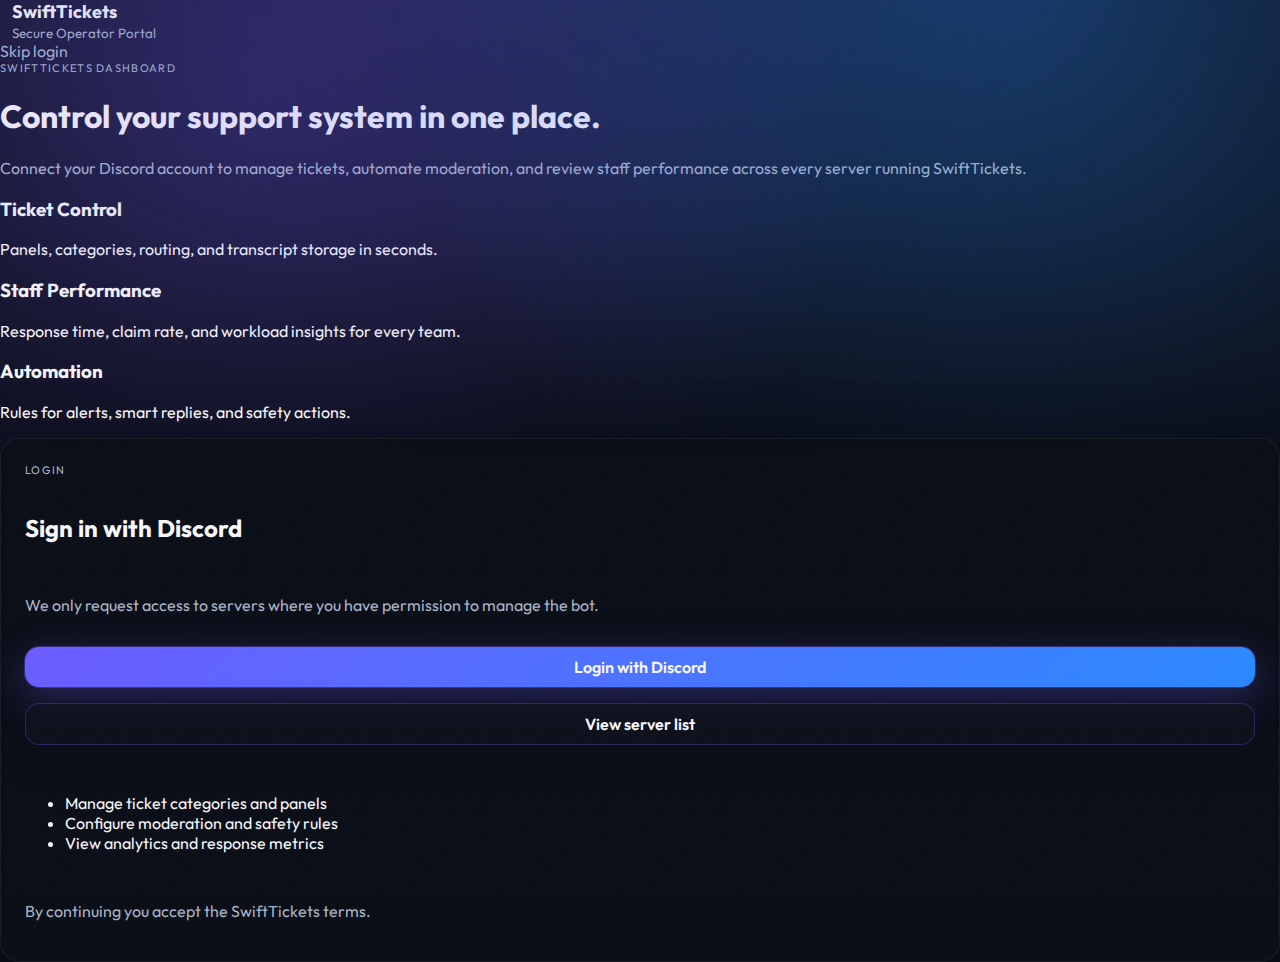
<file: dashboard/login.html>
<!doctype html>
<html lang="en">
  <head>
    <meta charset="utf-8" />
    <meta name="viewport" content="width=device-width, initial-scale=1" />
    <title>SwiftTickets - Login</title>
    <link rel="stylesheet" href="styles.css" />
    <link rel="preconnect" href="https://fonts.googleapis.com" />
    <link rel="preconnect" href="https://fonts.gstatic.com" crossorigin />
    <link href="https://fonts.googleapis.com/css2?family=Outfit:wght@400;500;600;700&display=swap" rel="stylesheet" />
  </head>
  <body>
    <div class="bg-glow"></div>
    <div class="noise"></div>

    <div class="page auth-shell">
      <header class="auth-header">
        <div class="brand">
          <span class="brand-dot"></span>
          <div>
            <strong>SwiftTickets</strong>
            <small>Secure Operator Portal</small>
          </div>
        </div>
        <a class="link" href="servers.html">Skip login</a>
      </header>

      <section class="auth-hero">
        <div class="hero-copy">
          <p class="eyebrow">SwiftTickets Dashboard</p>
          <h1>Control your support system in one place.</h1>
          <p class="muted">
            Connect your Discord account to manage tickets, automate moderation, and review staff performance
            across every server running SwiftTickets.
          </p>
          <div class="hero-grid">
            <div class="hero-card">
              <h3>Ticket Control</h3>
              <p>Panels, categories, routing, and transcript storage in seconds.</p>
            </div>
            <div class="hero-card">
              <h3>Staff Performance</h3>
              <p>Response time, claim rate, and workload insights for every team.</p>
            </div>
            <div class="hero-card">
              <h3>Automation</h3>
              <p>Rules for alerts, smart replies, and safety actions.</p>
            </div>
          </div>
        </div>

        <div class="auth-card">
          <p class="eyebrow">Login</p>
          <h2>Sign in with Discord</h2>
          <p class="muted">
            We only request access to servers where you have permission to manage the bot.
          </p>
          <a class="btn primary wide" href="/auth/login">Login with Discord</a>
          <a class="btn ghost wide" href="servers.html">View server list</a>
          <div class="divider"></div>
          <ul class="checklist">
            <li>Manage ticket categories and panels</li>
            <li>Configure moderation and safety rules</li>
            <li>View analytics and response metrics</li>
          </ul>
          <p class="tiny muted">By continuing you accept the SwiftTickets terms.</p>
        </div>
      </section>
    </div>
  </body>
</html>
</file>
<file: dashboard/styles.css>
:root {
  --bg: #0b0d14;
  --panel: #121826;
  --card: #1a2233;
  --card-strong: #1f2a3d;
  --muted: #aab4c7;
  --text: #f7f7fb;
  --accent: #6c5cff;
  --accent-2: #2c89ff;
  --accent-3: #14f1d9;
  --outline: rgba(255, 255, 255, 0.06);
  --shadow: 0 28px 70px rgba(6, 8, 16, 0.65);
  --shadow-soft: 0 12px 30px rgba(10, 14, 24, 0.55);
  --glow: 0 0 0 1px rgba(108, 92, 255, 0.35), 0 12px 40px rgba(108, 92, 255, 0.35);
  --radius: 18px;
  --font: "Outfit", system-ui, sans-serif;
}

* { box-sizing: border-box; }

body {
  margin: 0;
  font-family: var(--font);
  background: radial-gradient(circle at 20% 10%, rgba(108, 92, 255, 0.2), transparent 45%),
    radial-gradient(circle at 80% 0%, rgba(44, 137, 255, 0.2), transparent 45%),
    var(--bg);
  color: var(--text);
  min-height: 100vh;
  scrollbar-color: rgba(108, 92, 255, 0.6) rgba(12, 14, 20, 0.9);
  scrollbar-width: thin;
}

::-webkit-scrollbar { width: 10px; }
::-webkit-scrollbar-thumb { background: rgba(108, 92, 255, 0.55); border-radius: 999px; }
::-webkit-scrollbar-track { background: rgba(10, 12, 18, 0.9); }

.bg-glow {
  position: fixed;
  inset: -20% -10% auto -10%;
  height: 55vh;
  background: radial-gradient(circle at 30% 30%, rgba(108, 92, 255, 0.25), transparent 55%),
    radial-gradient(circle at 70% 20%, rgba(44, 137, 255, 0.25), transparent 55%);
  filter: blur(70px);
  pointer-events: none;
  z-index: 0;
}

.noise {
  position: fixed;
  inset: 0;
  background-image: url('data:image/svg+xml;utf8,<svg xmlns="http://www.w3.org/2000/svg" width="120" height="120" viewBox="0 0 120 120"><filter id="n"><feTurbulence type="fractalNoise" baseFrequency="0.85" numOctaves="2" stitchTiles="stitch"/></filter><rect width="120" height="120" filter="url(%23n)" opacity="0.06"/></svg>');
  pointer-events: none;
  z-index: 1;
  mix-blend-mode: soft-light;
}

.shell, .servers-body, .auth-body { background: none; }

.layout {
  position: relative;
  z-index: 2;
  display: grid;
  grid-template-columns: 260px 1fr;
  min-height: 100vh;
}

.sidebar {
  background: rgba(12, 16, 24, 0.95);
  border-right: 1px solid var(--outline);
  padding: 28px 20px;
  display: grid;
  gap: 22px;
}

.brand {
  display: flex;
  align-items: center;
  gap: 12px;
}

.brand-logo {
  width: 40px;
  height: 40px;
}

.brand strong { font-size: 18px; }

.brand small { color: var(--muted); display: block; margin-top: 2px; }

.server-switch {
  background: var(--card);
  border: 1px solid var(--outline);
  border-radius: 14px;
  padding: 12px;
  display: flex;
  justify-content: space-between;
  align-items: center;
  gap: 12px;
}

.server-chip {
  display: flex;
  align-items: center;
  gap: 8px;
  font-weight: 600;
}

.dot {
  width: 10px;
  height: 10px;
  border-radius: 999px;
  background: #4ade80;
}

.menu {
  display: grid;
  gap: 6px;
}

.menu-item {
  background: transparent;
  border: 1px solid transparent;
  color: var(--muted);
  padding: 10px 12px;
  border-radius: 12px;
  text-align: left;
  font-weight: 600;
  cursor: pointer;
}

.menu-item.active,
.menu-item:hover {
  color: var(--text);
  border-color: rgba(108, 92, 255, 0.5);
  background: linear-gradient(90deg, rgba(108, 92, 255, 0.18), rgba(44, 137, 255, 0.08));
}

.sidebar-card {
  background: var(--card);
  border: 1px solid var(--outline);
  border-radius: 16px;
  padding: 14px;
  display: grid;
  gap: 8px;
}

.stat-row {
  display: flex;
  justify-content: space-between;
  color: var(--muted);
}

.content {
  padding: 32px 36px 60px;
}

.topbar {
  display: flex;
  justify-content: space-between;
  align-items: center;
  gap: 20px;
  margin-bottom: 20px;
}

.eyebrow { text-transform: uppercase; letter-spacing: 0.12em; font-size: 11px; color: var(--muted); margin: 0; }

.user-pill {
  display: flex;
  align-items: center;
  gap: 10px;
  background: var(--card);
  border: 1px solid var(--outline);
  padding: 8px 12px;
  border-radius: 999px;
  font-weight: 600;
  box-shadow: var(--shadow-soft);
}

.avatar {
  width: 32px;
  height: 32px;
  border-radius: 999px;
  background: linear-gradient(135deg, #6c5cff, #2c89ff);
  display: grid;
  place-items: center;
  font-size: 12px;
}

.grid.cards {
  display: grid;
  grid-template-columns: repeat(auto-fit, minmax(220px, 1fr));
  gap: 16px;
  margin-bottom: 24px;
}

.card {
  background: var(--card);
  border: 1px solid var(--outline);
  border-radius: 18px;
  padding: 18px;
  display: grid;
  gap: 10px;
  box-shadow: var(--shadow-soft);
}

.panel {
  background: rgba(15, 19, 29, 0.7);
  border: 1px solid var(--outline);
  border-radius: 18px;
  padding: 18px;
  box-shadow: var(--shadow-soft);
}

.panel-header { margin-bottom: 12px; }

.panel-grid {
  display: grid;
  grid-template-columns: repeat(auto-fit, minmax(240px, 1fr));
  gap: 16px;
}

.panel-card {
  background: var(--card-strong);
  border: 1px solid var(--outline);
  border-radius: 16px;
  padding: 16px;
  display: grid;
  gap: 12px;
}

.input {
  background: linear-gradient(180deg, rgba(14, 18, 30, 0.95), rgba(10, 13, 22, 0.95));
  border: 1px solid rgba(108, 92, 255, 0.3);
  padding: 12px 14px;
  border-radius: 14px;
  color: var(--text);
  font-weight: 600;
  outline: none;
  box-shadow: inset 0 1px 0 rgba(255, 255, 255, 0.04);
}

.input:focus {
  border-color: rgba(108, 92, 255, 0.7);
  box-shadow: var(--glow);
}

.toggle {
  display: flex;
  justify-content: space-between;
  align-items: center;
  background: rgba(10, 14, 22, 0.8);
  border: 1px solid var(--outline);
  padding: 12px 14px;
  border-radius: 14px;
}

.toggle-input {
  appearance: none;
  width: 46px;
  height: 24px;
  background: rgba(255, 255, 255, 0.08);
  border-radius: 999px;
  position: relative;
  outline: none;
  border: 1px solid rgba(255, 255, 255, 0.1);
  cursor: pointer;
  transition: all 0.2s ease;
}

.toggle-input::after {
  content: "";
  width: 18px;
  height: 18px;
  border-radius: 999px;
  background: #f8f7ff;
  position: absolute;
  top: 2px;
  left: 3px;
  transition: all 0.2s ease;
}

.toggle-input:checked {
  background: linear-gradient(135deg, #6c5cff, #2c89ff);
  border-color: rgba(108, 92, 255, 0.5);
  box-shadow: var(--glow);
}

.toggle-input:checked::after {
  left: 24px;
}

.btn {
  padding: 10px 14px;
  border-radius: 14px;
  border: 1px solid rgba(108, 92, 255, 0.3);
  background: rgba(14, 18, 30, 0.8);
  color: var(--text);
  text-decoration: none;
  display: inline-flex;
  align-items: center;
  justify-content: center;
  font-weight: 600;
  cursor: pointer;
  box-shadow: var(--shadow-soft);
  transition: transform 0.2s ease, box-shadow 0.2s ease, border 0.2s ease;
}

.btn.primary {
  background: linear-gradient(135deg, #6c5cff, #2c89ff);
  border: none;
  box-shadow: var(--glow);
}

.btn.ghost { background: rgba(15, 19, 29, 0.7); }

.btn:hover { transform: translateY(-1px); }

.btn-row { display: flex; flex-wrap: wrap; gap: 10px; }

.muted { color: var(--muted); }

.chip-list { display: flex; flex-wrap: wrap; gap: 8px; }

.chip {
  padding: 6px 12px;
  border-radius: 999px;
  background: rgba(10, 14, 22, 0.8);
  border: 1px solid var(--outline);
  color: var(--muted);
}

.servers-layout {
  min-height: 100vh;
  display: grid;
  place-items: center;
  padding: 40px 20px;
}

.servers-header {
  display: flex;
  justify-content: space-between;
  align-items: center;
  gap: 16px;
  width: min(720px, 100%);
  margin-bottom: 20px;
}

.server-panel {
  width: min(720px, 100%);
  background: rgba(12, 16, 24, 0.9);
  border: 1px solid var(--outline);
  border-radius: 20px;
  padding: 20px;
  box-shadow: var(--shadow);
}

.server-panel-head h2 { margin: 0 0 6px 0; }

.server-list {
  margin-top: 18px;
  max-height: 420px;
  overflow: auto;
  display: grid;
  gap: 10px;
}

.server-row {
  display: flex;
  justify-content: space-between;
  align-items: center;
  padding: 12px;
  border-radius: 14px;
  background: rgba(18, 22, 34, 0.9);
  border: 1px solid var(--outline);
}

.server-meta { display: flex; align-items: center; gap: 12px; }

.server-icon {
  width: 42px;
  height: 42px;
  border-radius: 12px;
  background: linear-gradient(135deg, #6c5cff, #2c89ff);
  display: grid;
  place-items: center;
  font-weight: 700;
}

.server-icon.mute { background: rgba(108, 92, 255, 0.2); }

.server-action .server-btn {
  padding: 6px 12px;
  border-radius: 10px;
  border: 1px solid rgba(108, 92, 255, 0.5);
  color: var(--text);
  text-decoration: none;
  font-weight: 600;
}

.server-footer {
  margin-top: 16px;
  display: flex;
  justify-content: space-between;
  color: var(--muted);
  font-size: 12px;
}

.auth-layout {
  min-height: 100vh;
  display: grid;
  grid-template-columns: minmax(0, 1.1fr) minmax(0, 0.9fr);
  align-items: center;
  gap: 24px;
  padding: 40px;
}

.auth-brand {
  display: grid;
  gap: 16px;
}

.logo {
  width: 80px;
  height: 80px;
}

.badge-row { display: flex; flex-wrap: wrap; gap: 8px; }

.badge {
  padding: 6px 12px;
  border-radius: 999px;
  background: rgba(108, 92, 255, 0.2);
  border: 1px solid rgba(108, 92, 255, 0.35);
  font-size: 12px;
}

.auth-card {
  background: rgba(12, 16, 24, 0.95);
  border: 1px solid var(--outline);
  border-radius: 20px;
  padding: 24px;
  display: grid;
  gap: 16px;
  box-shadow: var(--shadow);
}

.auth-actions { display: grid; gap: 10px; }

.auth-list { display: grid; gap: 10px; }

.auth-list-item {
  background: rgba(20, 24, 36, 0.9);
  border: 1px solid var(--outline);
  border-radius: 14px;
  padding: 12px;
  display: grid;
  gap: 4px;
}

.link { color: var(--muted); text-decoration: none; }

.accent { color: var(--accent-2); }

@media (max-width: 980px) {
  .layout { grid-template-columns: 1fr; }
  .sidebar { position: sticky; top: 0; z-index: 2; }
  .auth-layout { grid-template-columns: 1fr; }
}

@media (max-width: 640px) {
  .content { padding: 24px; }
  .topbar { flex-direction: column; align-items: flex-start; }
  .server-row { flex-direction: column; align-items: flex-start; gap: 10px; }
  .panel-grid { grid-template-columns: 1fr; }
}
</file>
